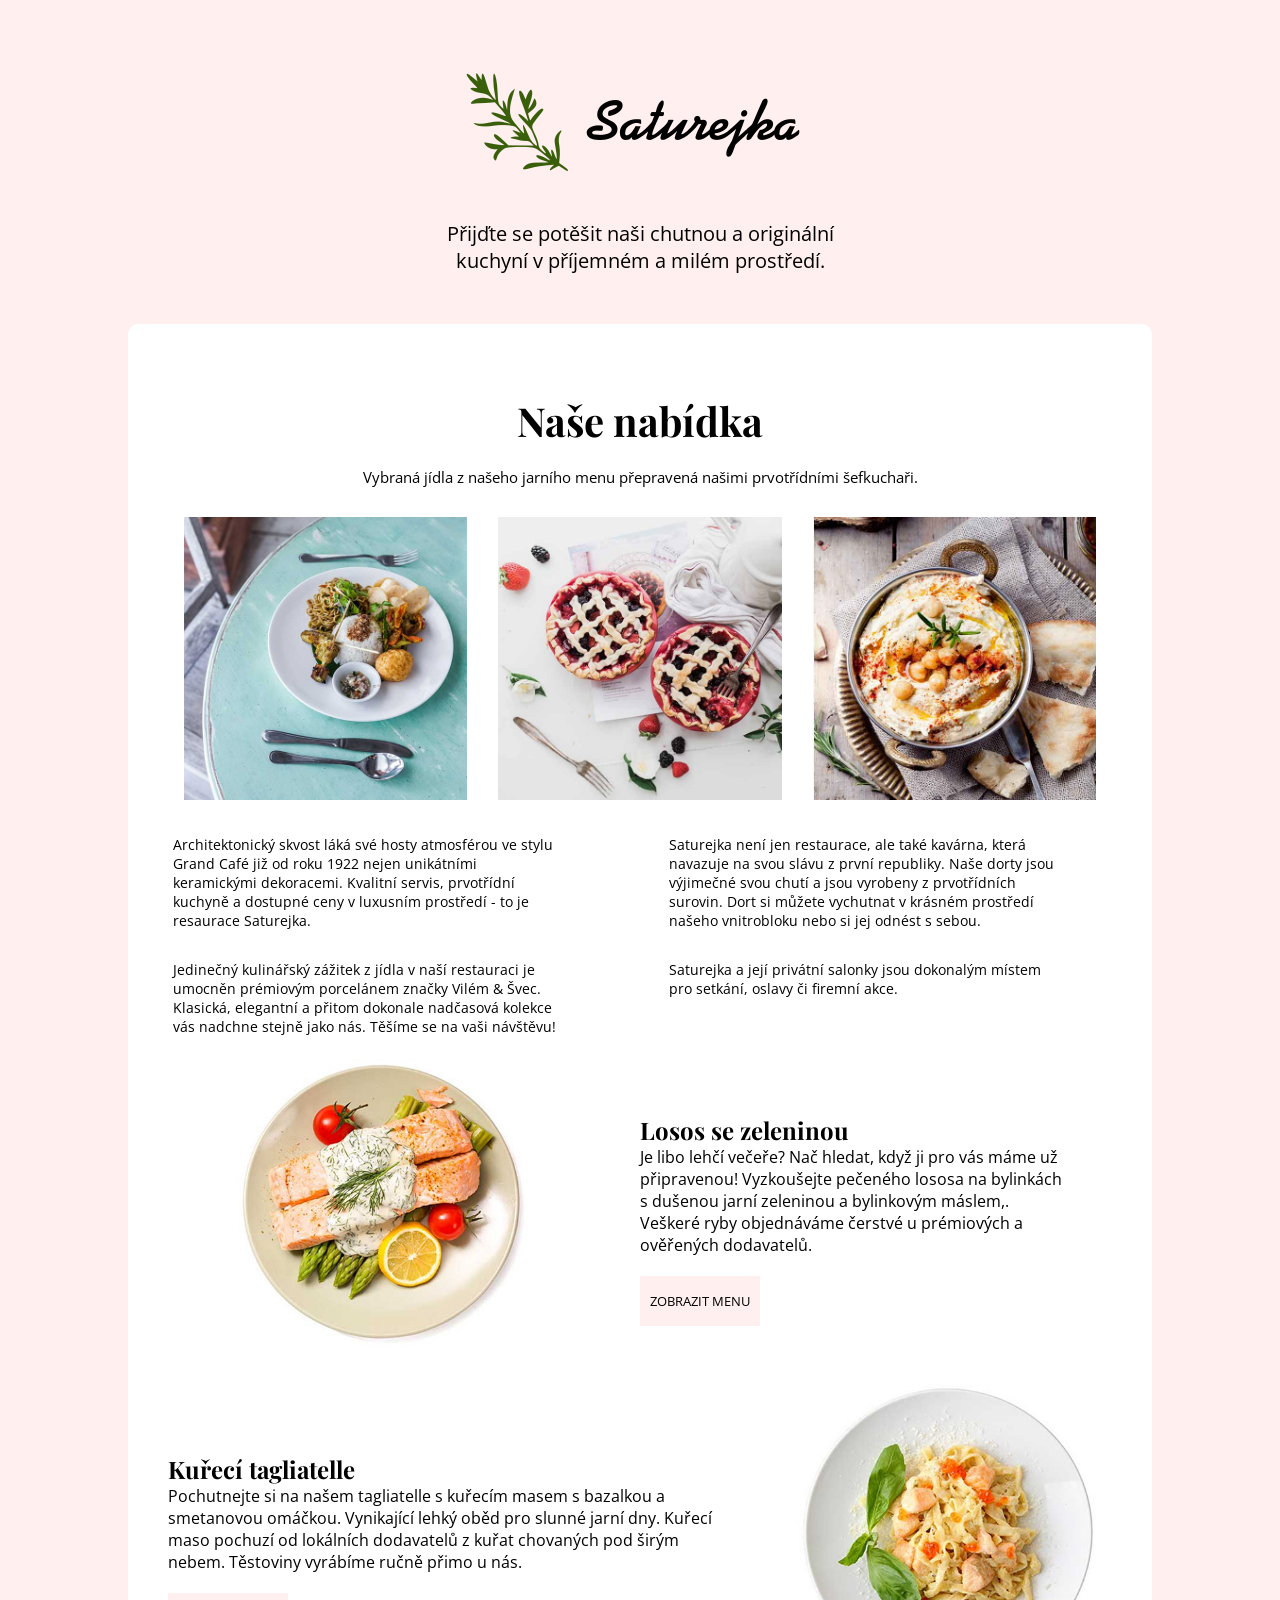
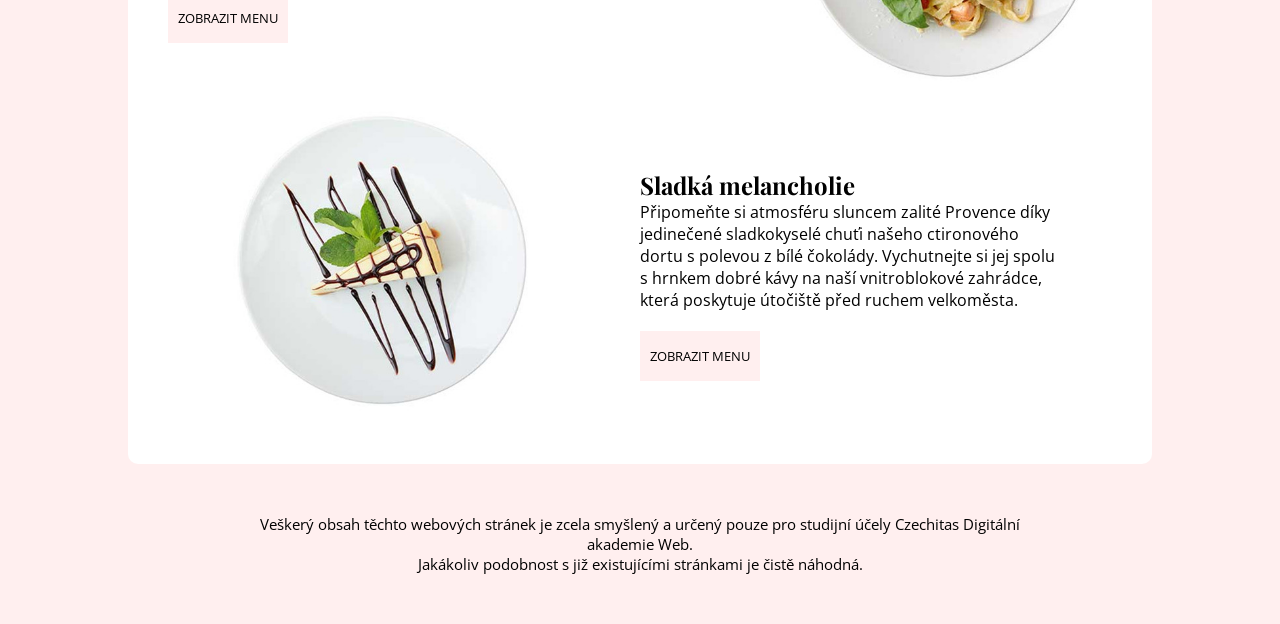
<file: index.html>
<!DOCTYPE html>
<html lang="cs">
  <head>
    <meta charset="UTF-8" />
    <meta name="viewport" content="width=device-width, initial-scale=1.0" />
    <title>Saturejka</title>
    <link rel="stylesheet" href="style.css" />
  </head>
  <body>
    <div class="saturejka__page">
    <div class="header">
      <img src="logo.png" alt="Logo Saturejka" class="logo"/>
      <p class="main-message">
        Přijďte se potěšit naši chutnou a originální kuchyní v příjemném a milém
        prostředí.
      </p>
    </div>
  
    <div class="offer">
      <div class="offer__main">
        <h1 class="offer__main-title">Naše nabídka</h1>
        <p class="offer__main-intro">
          Vybraná jídla z našeho jarního menu přepravená našimi prvotřídními
          šefkuchaři.
        </p>
        <div class="offer__main-pictures">
          <img src="img/home1.jpg" alt="Asia dish" class="picture">
          <img src="img/home2.jpg" alt="Fruit pie" class="picture">
          <img src="img/home3.jpg" alt="Hummus" class="picture">
        </div>
        <div class="offer__main-description">
        <p class="offer__main-description-1">
        Architektonický skvost láká své hosty
        atmosférou ve stylu Grand Café již od roku 1922 nejen unikátními
        keramickými dekoracemi. Kvalitní servis, prvotřídní kuchyně a dostupné
        ceny v luxusním prostředí - to je resaurace Saturejka.</p>
        <p class="offer__main-description-2">Saturejka není jen restaurace, ale také kavárna, která navazuje na svou slávu z první republiky. Naše dorty jsou výjimečné svou chutí a jsou vyrobeny z
        prvotřídních surovin. Dort si můžete vychutnat v krásném prostředí
        našeho vnitrobloku nebo si jej odnést s sebou.</p>
        <p class="offer__main-description-3">Jedinečný kulinářský zážitek z jídla v naší restauraci je umocněn prémiovým porcelánem značky Vilém & Švec. Klasická, elegantní a přitom dokonale nadčasová kolekce vás nadchne stejně jako nás. Těšíme se na vaši návštěvu!</p>
        <p class="offer__main-description-4">Saturejka a její privátní salonky jsou dokonalým místem pro setkání, oslavy či firemní akce.</p>
        </div>
      </div>  
      <div class="food-menu">
        <img src="img/dish1.jpg" alt="Losos se zeleninou" class="food-menu__image">
        <div class="food-menu__text">
          <h2 class="food-menu__title">Losos se zeleninou</h2>
          <p class="food-menu__description">Je libo lehčí večeře? Nač hledat, když ji pro vás máme už připravenou! Vyzkoušejte pečeného lososa na bylinkách s dušenou jarní zeleninou a bylinkovým máslem,. Veškeré ryby objednáváme čerstvé u prémiových a ověřených dodavatelů.</p>
          <p class="food-menu__menu-btn">ZOBRAZIT MENU</p> 
        </div>
      </div>
      <div class="food-menu">
        <img src="img/dish2.jpg" alt="Kuřecí tagliatelle" class="food-menu__image">
        <div class="food-menu__text-2">
          <h2 class="food-menu__title">Kuřecí tagliatelle</h2>
            <p class="food-menu__description">Pochutnejte si na našem tagliatelle s kuřecím masem s bazalkou a smetanovou omáčkou. Vynikající lehký oběd pro slunné jarní dny. Kuřecí maso pochuzí od lokálních dodavatelů z kuřat chovaných pod širým nebem. Těstoviny vyrábíme ručně přimo u nás.</p>
            <p class="food-menu__menu-btn">ZOBRAZIT MENU</p> 
        </div>
      </div>
      <div class="food-menu">
      <img src="img/dish3.jpg" alt="Sladká melancholie" class="food-menu__image">
      <div class="food-menu__text">
        <h2 class="food-menu__title">Sladká
        melancholie</h2>
        <p class="foof-menu__description">Připomeňte si atmosféru sluncem zalité Provence díky
        jedinečené sladkokyselé chuťi našeho ctironového dortu s polevou z bílé
        čokolády. Vychutnejte si jej spolu s hrnkem dobré kávy na naší
        vnitroblokové zahrádce, která poskytuje útočiště před ruchem velkoměsta.</p>
        <p class="food-menu__menu-btn">ZOBRAZIT MENU</p> 
      </div>
    </div>
    </div>
    <div class="footer">
      <p>Veškerý obsah těchto webových stránek je zcela smyšlený a určený pouze pro studijní účely Czechitas Digitální akademie Web.</p>
      <p>Jakákoliv podobnost s již existujícími stránkami je čistě náhodná.</p>
    </div>
  </body>
</html>
</file>
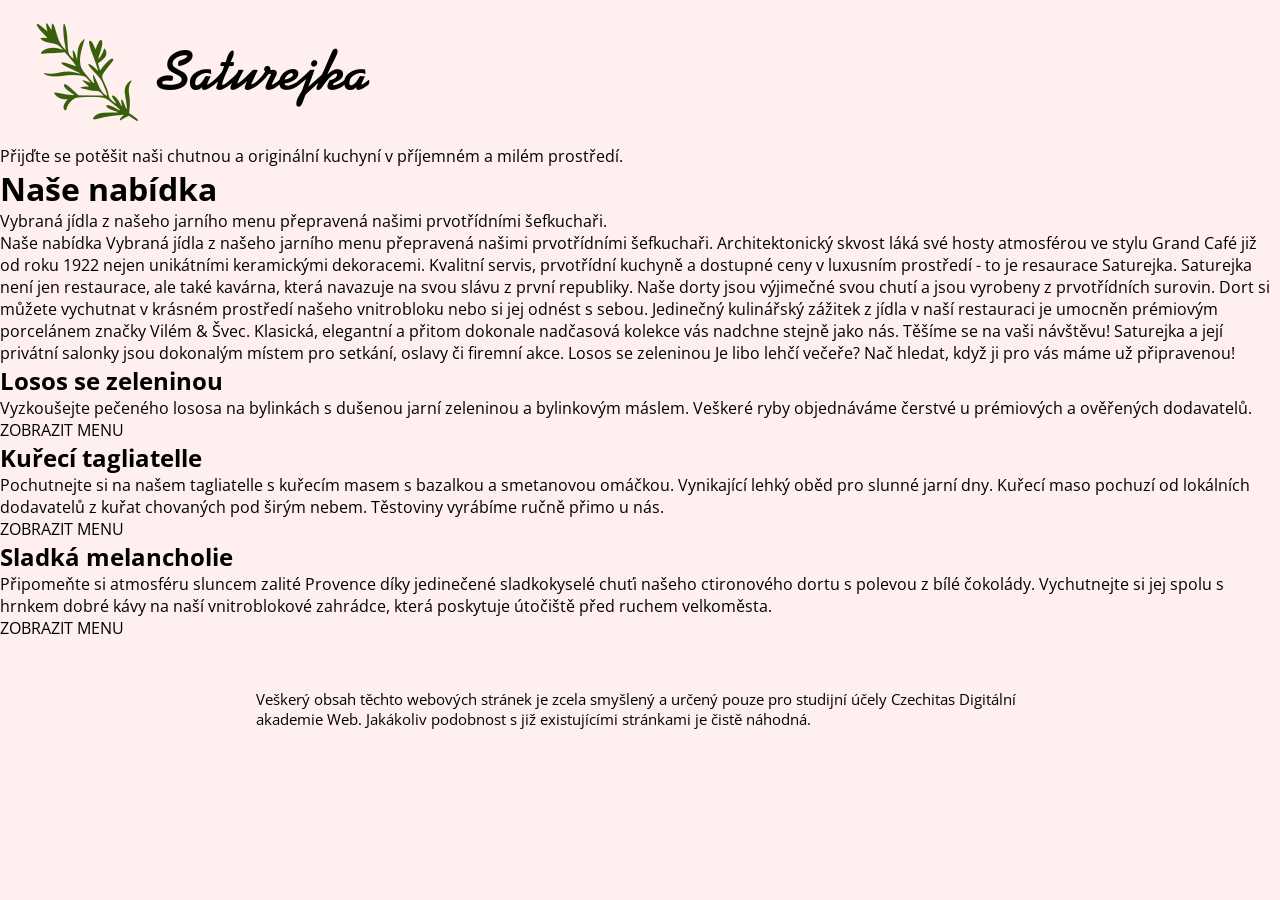
<file: index 2.html>
<!DOCTYPE html>
<html lang="cs">
  <head>
    <meta charset="UTF-8" />
    <meta name="viewport" content="width=device-width, initial-scale=1.0" />
    <title>Saturejka</title>
    <link rel="stylesheet" href="style.css" />
  </head>
  <body>
    <img src="logo.png" alt="Logo Saturejka" />
    <p class="main-message">
      Přijďte se potěšit naši chutnou a originální kuchyní v příjemném a milém
      prostředí.
    </p>
    <h1>Naše nabídka</h1>
    <p>
      Vybraná jídla z našeho jarního menu přepravená našimi prvotřídními
      šefkuchaři.
    </p>
    <p>
      Naše nabídka Vybraná jídla z našeho jarního menu přepravená našimi
      prvotřídními šefkuchaři. Architektonický skvost láká své hosty atmosférou
      ve stylu Grand Café již od roku 1922 nejen unikátními keramickými
      dekoracemi. Kvalitní servis, prvotřídní kuchyně a dostupné ceny v luxusním
      prostředí - to je resaurace Saturejka. Saturejka není jen restaurace, ale
      také kavárna, která navazuje na svou slávu z první republiky. Naše dorty
      jsou výjimečné svou chutí a jsou vyrobeny z prvotřídních surovin. Dort si
      můžete vychutnat v krásném prostředí našeho vnitrobloku nebo si jej odnést
      s sebou. Jedinečný kulinářský zážitek z jídla v naší restauraci je umocněn
      prémiovým porcelánem značky Vilém & Švec. Klasická, elegantní a přitom
      dokonale nadčasová kolekce vás nadchne stejně jako nás. Těšíme se na vaši
      návštěvu! Saturejka a její privátní salonky jsou dokonalým místem pro
      setkání, oslavy či firemní akce. Losos se zeleninou Je libo lehčí večeře?
      Nač hledat, když ji pro vás máme už připravenou!
    </p>

    <div class="food-offer">
      <h2 class="food-offer__title">Losos se zeleninou</h2>
      <p class="food-offer__description">
        Vyzkoušejte pečeného lososa na bylinkách s dušenou jarní zeleninou a
        bylinkovým máslem. Veškeré ryby objednáváme čerstvé u prémiových a
        ověřených dodavatelů.
      </p>
      <p class="food-offer__btn">ZOBRAZIT MENU</p>
    </div>
    <div class="food-offer">
      <h2 class="food-offer__title">Kuřecí tagliatelle</h2>
      <p class="food-offer__description">
        Pochutnejte si na našem tagliatelle s kuřecím masem s bazalkou a
        smetanovou omáčkou. Vynikající lehký oběd pro slunné jarní dny. Kuřecí
        maso pochuzí od lokálních dodavatelů z kuřat chovaných pod širým nebem.
        Těstoviny vyrábíme ručně přimo u nás.
      </p>
      <p class="food-offer__btn">ZOBRAZIT MENU</p>
    </div>
    <div class="food-offer">
      <h2 class="food-offer__title">Sladká melancholie</h2>
      <p class="food-offer__description">
        Připomeňte si atmosféru sluncem zalité Provence díky jedinečené
        sladkokyselé chuťi našeho ctironového dortu s polevou z bílé čokolády.
        Vychutnejte si jej spolu s hrnkem dobré kávy na naší vnitroblokové
        zahrádce, která poskytuje útočiště před ruchem velkoměsta.
      </p>
      <p class="food-offer__btn">ZOBRAZIT MENU</p>
    </div>

    <p class="footer">
      Veškerý obsah těchto webových stránek je zcela smyšlený a určený pouze pro
      studijní účely Czechitas Digitální akademie Web. Jakákoliv podobnost s již
      existujícími stránkami je čistě náhodná.
    </p>
  </body>
</html>
</file>
<file: style.css>
@import url('https://fonts.googleapis.com/css?family=Open+Sans:300|Playfair+Display:700&display=swap&subset=latin-ext');

*,
:before,
:after {
  box-sizing: border-box;
  margin: 0;
  padding: 0;
}

body {
  font-family: 'Open Sans', serif;
  background-color: #ffefef;
  height: 100%;
}

.header {
  width: 35%;
  display: flex;
  flex-direction: column;
  align-items: center;
  flex-wrap: wrap;
  margin: 50px auto;
  text-align: center;
  font-size: 20px;
}
.logo {
  margin-bottom: 30px;
}

.offer {
  width: 80%;
  /* display: flex; */
  align-items: center;
  background: #ffffff;
  border-radius: 10px;
  padding: 40px;
  margin: 0 auto;
  flex-wrap: wrap;
}

.offer__main-title {
  font-family: 'Playfair Display', sans-serif;
  text-align: center;
  font-size: 40px;
  margin: 30px 0px 20px 0px;
}
.offer__main-intro {
  text-align: center;
  font-size: 15px;
}

.offer__main-pictures {
  display: flex;
  justify-content: space-around;
  margin: 30px auto;
}
.picture {
  width: 30%;
}
.offer__main-description {
  display: flex;
  font-size: 0.9em;
  flex-wrap: wrap;
  row-gap: 20px;
  column-gap: 100px;
}
.offer__main-description p {
  width: 42%;
  padding: 5px;
}
.food-menu {
  display: flex;
  justify-content: space-between;
  align-items: center;
}
.food-menu__image {
  width: 40%;
  margin: 0;
  padding-left: 50px;
  border-radius: 4px;
}

.food-menu__text {
  display: flex;
  flex-direction: column;
  width: 50%;
  padding-right: 50px;
}

.food-menu__text-2 {
  order: -1;
}

.food-menu__title {
  font-size: 1.5rem;
  font-family: 'Playfair Display', sans-serif;
  margin-top: 30px;
}

/* .holiday__stay {
  color: #4c61c6;
  letter-spacing: 0.3px;
  font-weight: 600;
} */

/* .holiday__description {
  margin-top: 8px;
  text-align: justify;
} */

/* .holiday__footer {
  display: flex;
  justify-content: space-around;
} */

/* .holiday__price {
  width: 120px;
  height: 50px;
  border: 1.2px solid #4c61c6;
  border-radius: 8px;
  color: #4c61c6;
  font-weight: 600;
  display: flex;
  justify-content: center;
  align-items: center;
  font-size: 1.2rem;
} */

/* .holiday__price--promo {
  background-color: #ffec88;
  border: 2px solid #dac658;
} */

.food-menu__menu-btn {
  width: 120px;
  height: 50px;
  border: 1.2px solid #ffefef;
  background-color: #ffefef;
  color: #000000;
  display: flex;
  justify-content: center;
  align-items: center;
  font-size: 0.8rem;
  margin-top: 20px;
}

.footer {
  margin: 50px auto;
  display: flex;
  flex-wrap: wrap;
  justify-content: center;
  width: 60%;
  font-size: 15px;
}
.footer p {
  text-align: center;
}
</file>
